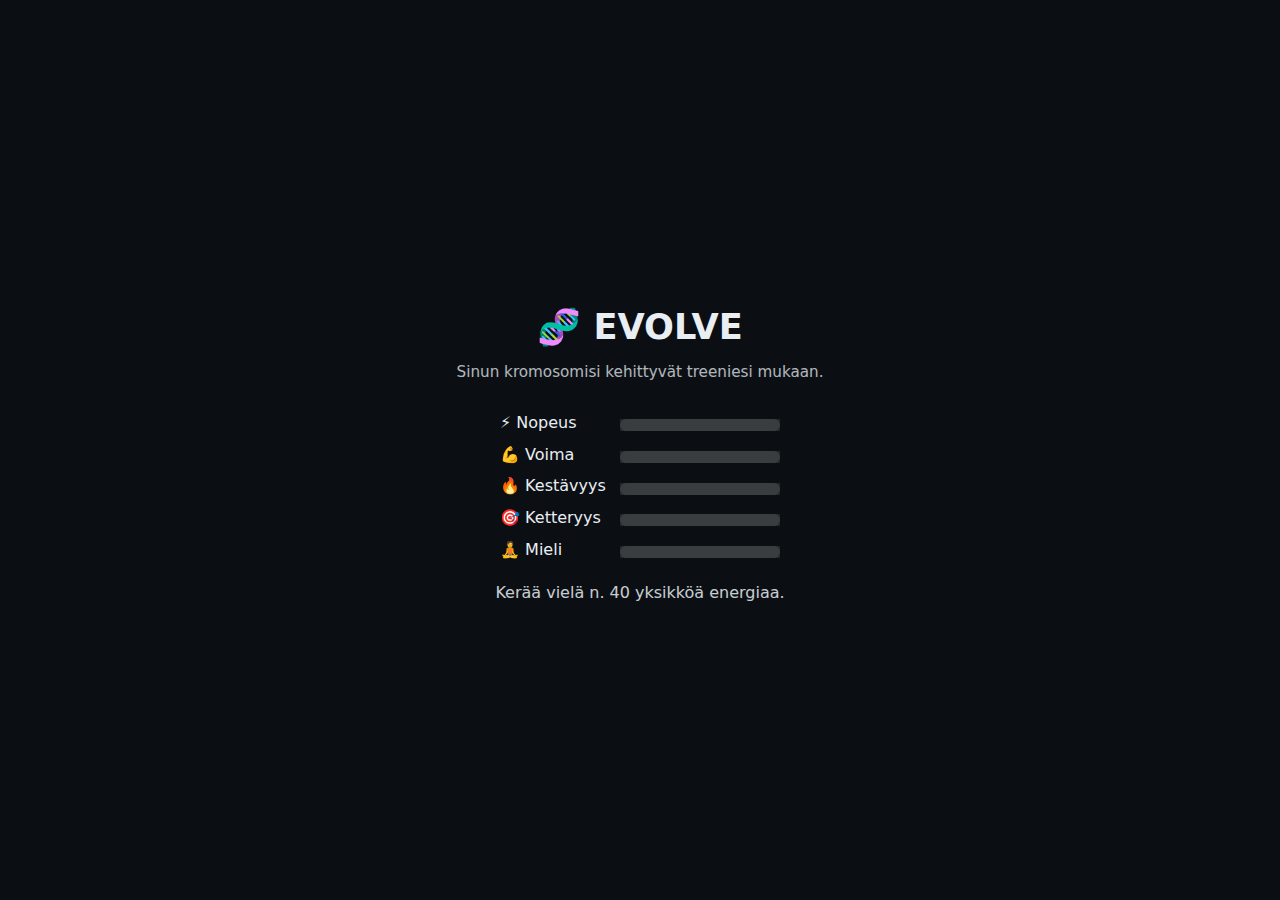
<file: index.html>
<script>
  if (!localStorage.getItem("evolveDNASeen")) {
    window.location.href = "intro.html";
  }
</script>
<!DOCTYPE html>
<html lang="fi">
<head>
  <meta charset="utf-8" />
  <meta name="viewport" content="width=device-width,initial-scale=1" />
  <title>Evolve v2.0 – Home</title>
  <link rel="stylesheet" href="style.css" />
</head>
<body>
  <main class="app">
    <header class="top">
      <h1 class="brand">Evolve v2.0</h1>
      <nav class="actions">
        <a class="pill" href="fight.html">⚔️</a>
        <a class="pill" href="tribe.html">🛡️</a>
        <button id="btn-export" class="pill">📤</button>
        <button id="btn-reset"  class="pill">↺</button>
      </nav>
    </header>

    <section class="center">
      <div class="avatar" id="avatar">🪱</div>
      <h2 id="animalName">Mato</h2>
      <p id="caption" class="muted">Aloita napauttamalla liikkeitä</p>
      <progress id="xpBar" max="100" value="0"></progress>
      <div id="chips" class="chips">
        <span id="chip-legs">🦵 0</span>
        <span id="chip-push">💪 0</span>
        <span id="chip-pull">🧗‍♂️ 0</span>
        <span id="chip-run">🏃 0 km / 0 min</span>
        <span id="chip-mind">🧘 0 min</span>
      </div>
    </section>

    <section class="controls">
      <button class="big" data-act="legs">🦵</button>
      <button class="big" data-act="push">💪</button>
      <button class="big" data-act="pull">🧗‍♂️</button>
      <button class="big" data-act="run">🏃‍♂️</button>
      <button class="big" data-act="mind">🧘</button>
    </section>

    <section class="stats">
      <div><b>Nopeus</b><span id="s-val">0</span></div>
      <div><b>Voima</b><span id="f-val">0</span></div>
      <div><b>Kestävyys</b><span id="e-val">0</span></div>
      <div><b>Ketteryys</b><span id="a-val">0</span></div>
      <div><b>Mieli</b><span id="m-val">0</span></div>
    </section>

    <footer class="foot">
      <small class="muted">© 2025 • Offline • localStorage • Mobile-optimized</small>
    </footer>
  </main>

  <div id="toast" class="toast" hidden><span id="toastText"></span></div>
  <script src="app.js"></script>
</body>
</html>
</file>
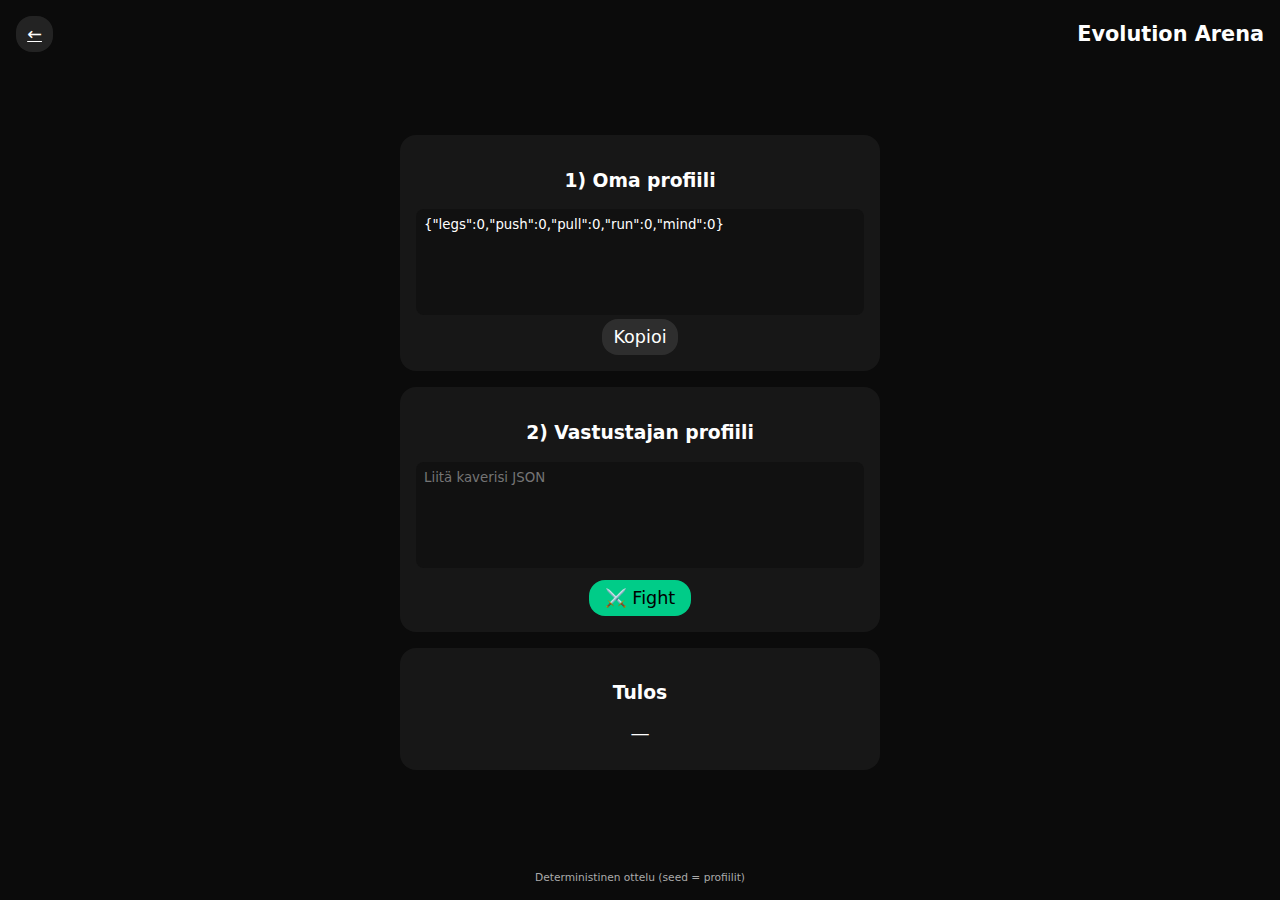
<file: fight.html>
<!DOCTYPE html>
<html lang="fi">
<head>
  <meta charset="utf-8" />
  <meta name="viewport" content="width=device-width,initial-scale=1" />
  <title>Evolve v2.0 – Arena</title>
  <link rel="stylesheet" href="style.css" />
</head>
<body>
  <main class="app">
    <header class="top">
      <a class="pill" href="index.html">←</a>
      <h1 class="brand">Evolution Arena</h1>
    </header>

    <section class="arena-wrap">
      <div class="arena-card">
        <h3>1) Oma profiili</h3>
        <textarea id="myProfile" readonly rows="6"></textarea>
        <button id="copyMe" class="pill">Kopioi</button>
      </div>

      <div class="arena-card">
        <h3>2) Vastustajan profiili</h3>
        <textarea id="oppProfile" rows="6" placeholder='Liitä kaverisi JSON'></textarea>
        <button id="fightBtn" class="primary">⚔️ Fight</button>
      </div>

      <div class="arena-card">
        <h3>Tulos</h3>
        <div id="resultBox" class="result-box">—</div>
        <small class="muted" id="resultMeta"></small>
      </div>
    </section>

    <footer class="foot">
      <small class="muted">Deterministinen ottelu (seed = profiilit)</small>
    </footer>
  </main>

  <script src="fight.js"></script>
</body>
</html>
</file>
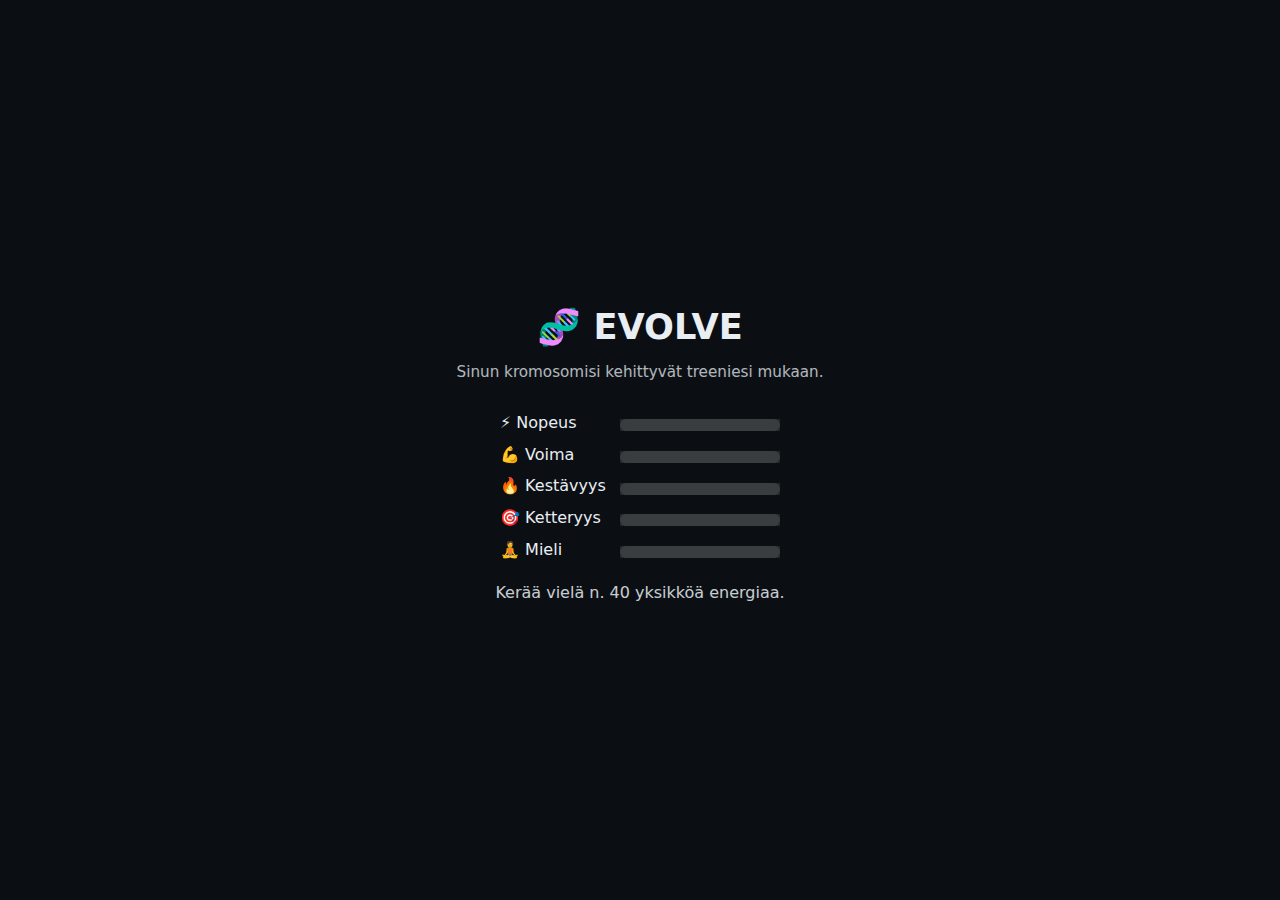
<file: intro.html>
<!DOCTYPE html>
<html lang="fi">
<head>
  <meta charset="utf-8">
  <meta name="viewport" content="width=device-width,initial-scale=1,user-scalable=no">
  <title>Evolve · DNA</title>
  <link rel="stylesheet" href="intro.css">
</head>
<body>
  <main class="intro">
    <h1>🧬 EVOLVE</h1>
    <p class="muted">Sinun kromosomisi kehittyvät treeniesi mukaan.</p>

    <section id="dna" class="dna">
      <div class="gene"><span>⚡ Nopeus</span><progress id="gene-s" max="100" value="0"></progress></div>
      <div class="gene"><span>💪 Voima</span><progress id="gene-f" max="100" value="0"></progress></div>
      <div class="gene"><span>🔥 Kestävyys</span><progress id="gene-e" max="100" value="0"></progress></div>
      <div class="gene"><span>🎯 Ketteryys</span><progress id="gene-a" max="100" value="0"></progress></div>
      <div class="gene"><span>🧘 Mieli</span><progress id="gene-m" max="100" value="0"></progress></div>
    </section>

    <p id="status" class="status">Kerää energiaa…</p>
    <button id="btn-continue" class="pill" hidden>➡️ Jatka evoluutioon</button>
  </main>

  <script src="intro.js"></script>
</body>
</html>
</file>
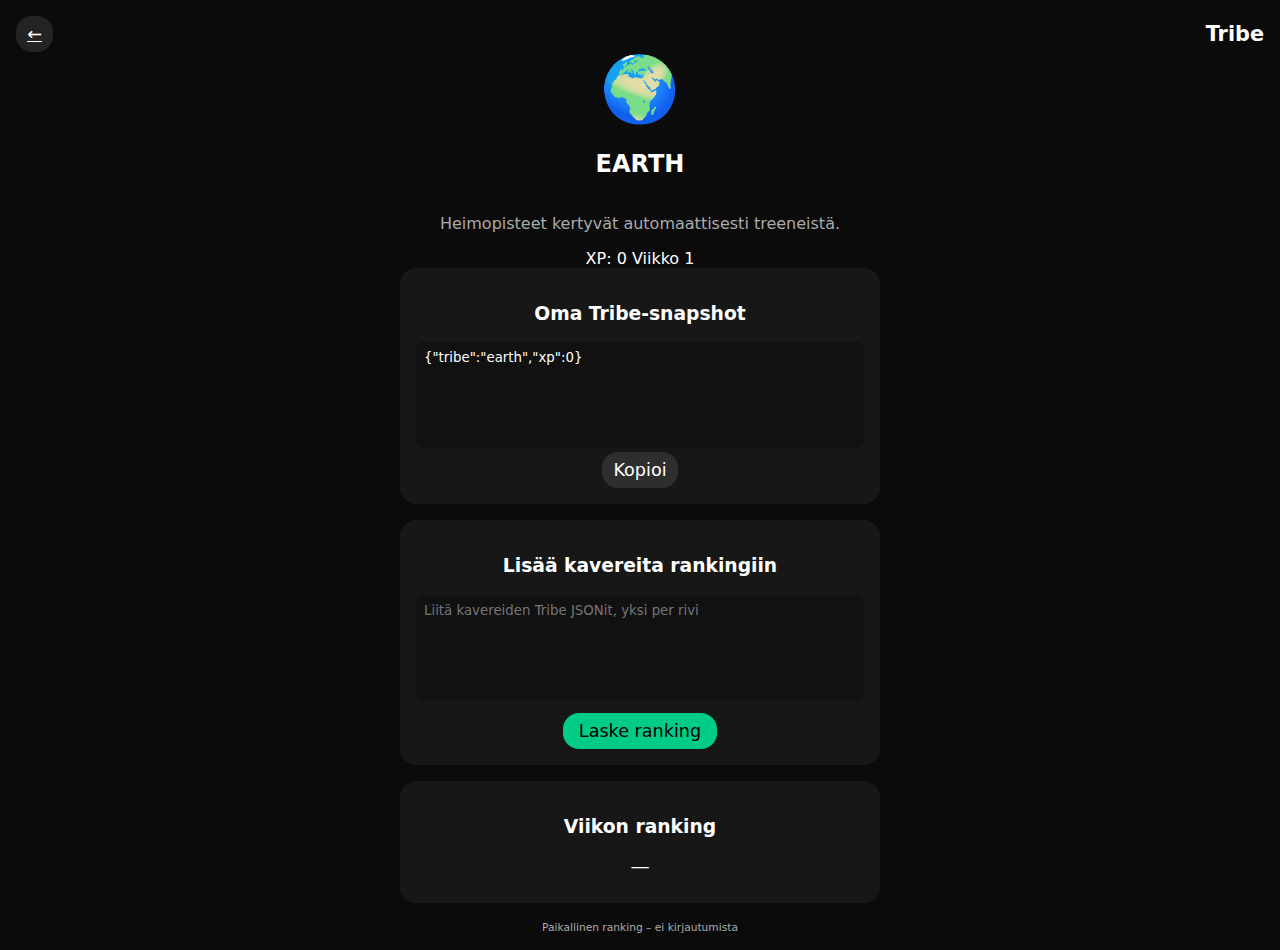
<file: tribe.html>
<!DOCTYPE html>
<html lang="fi">
<head>
  <meta charset="utf-8" />
  <meta name="viewport" content="width=device-width,initial-scale=1" />
  <title>Evolve v2.0 – Tribe</title>
  <link rel="stylesheet" href="style.css" />
</head>
<body>
  <main class="app">
    <header class="top">
      <a class="pill" href="index.html">←</a>
      <h1 class="brand">Tribe</h1>
    </header>

    <section class="center">
      <div class="avatar" id="tribeAvatar">🛡️</div>
      <h2 id="tribeName">—</h2>
      <p class="muted">Heimopisteet kertyvät automaattisesti treeneistä.</p>
      <div class="chips">
        <span id="tribeXP">XP: 0</span>
        <span id="tribeWeek">Viikko: —</span>
      </div>
    </section>

    <section class="arena-wrap">
      <div class="arena-card">
        <h3>Oma Tribe-snapshot</h3>
        <textarea id="myTribe" readonly rows="6"></textarea>
        <button id="copyTribe" class="pill">Kopioi</button>
      </div>

      <div class="arena-card">
        <h3>Lisää kavereita rankingiin</h3>
        <textarea id="peers" rows="6" placeholder='Liitä kavereiden Tribe JSONit, yksi per rivi'></textarea>
        <button id="rankBtn" class="primary">Laske ranking</button>
      </div>

      <div class="arena-card">
        <h3>Viikon ranking</h3>
        <div id="rankList" class="result-box">—</div>
      </div>
    </section>

    <footer class="foot">
      <small class="muted">Paikallinen ranking – ei kirjautumista</small>
    </footer>
  </main>

  <script src="tribe.js"></script>
</body>
</html>
</file>
<file: style.css>
* {
  box-sizing: border-box;
  font-family: "Inter", system-ui, sans-serif;
  color: #fff;
}

html, body {
  margin: 0;
  padding: 0;
  background: #0b0b0b;
  height: 100%;
  width: 100%;
}

.app {
  display: flex;
  flex-direction: column;
  min-height: 100vh;
  justify-content: space-between;
  align-items: center;
  padding: 1rem;
  text-align: center;
}

.brand {
  font-size: 1.3rem;
  margin: 0;
}

.top {
  width: 100%;
  display: flex;
  justify-content: space-between;
  align-items: center;
}

.actions {
  display: flex;
  gap: 0.5rem;
}

.pill {
  border: none;
  background: rgba(255,255,255,0.1);
  border-radius: 1rem;
  padding: 0.5rem 0.7rem;
  font-size: 1.1rem;
  cursor: pointer;
  transition: 0.2s;
}
.pill:hover { background: rgba(255,255,255,0.2); }

.center {
  flex: 1;
  display: flex;
  flex-direction: column;
  justify-content: center;
  align-items: center;
}

.avatar {
  font-size: 4rem;
  margin-bottom: 0.2rem;
}

.controls {
  display: flex;
  justify-content: center;
  gap: 0.5rem;
  flex-wrap: wrap;
}

.big {
  background: #222;
  border: 2px solid #333;
  border-radius: 1rem;
  padding: 0.8rem 1rem;
  font-size: 2rem;
  cursor: pointer;
  transition: 0.2s;
}
.big:active {
  transform: scale(0.95);
  background: #333;
}

.stats {
  display: flex;
  flex-wrap: wrap;
  justify-content: space-around;
  width: 100%;
  margin-top: 1rem;
}
.stats div {
  background: rgba(255,255,255,0.05);
  border-radius: 1rem;
  padding: 0.5rem 0.7rem;
  margin: 0.2rem;
  min-width: 90px;
}
.stats b {
  display: block;
  font-size: 0.8rem;
  color: #bbb;
}

.muted { color: #aaa; }

progress {
  width: 80%;
  height: 8px;
  border-radius: 1rem;
  appearance: none;
  background: rgba(255,255,255,0.1);
  margin-bottom: 0.5rem;
}
progress::-webkit-progress-bar { background: rgba(255,255,255,0.1); }
progress::-webkit-progress-value { background: linear-gradient(90deg, #00ffcc, #00cc66); border-radius: 1rem; }

.toast {
  position: fixed;
  bottom: 2rem;
  left: 50%;
  transform: translateX(-50%);
  background: rgba(0,0,0,0.8);
  padding: 0.7rem 1.2rem;
  border-radius: 1rem;
  font-size: 1rem;
}

.arena-wrap {
  display: flex;
  flex-direction: column;
  gap: 1rem;
  width: 100%;
  max-width: 480px;
}
.arena-card {
  background: rgba(255,255,255,0.05);
  border-radius: 1rem;
  padding: 1rem;
}
.arena-card textarea {
  width: 100%;
  border: none;
  border-radius: 0.5rem;
  padding: 0.5rem;
  background: #111;
  color: #fff;
  resize: none;
}
.primary {
  background: #00cc88;
  border: none;
  border-radius: 1rem;
  padding: 0.5rem 1rem;
  font-size: 1.1rem;
  color: #000;
  cursor: pointer;
  margin-top: 0.5rem;
}
.primary:hover { background: #00ffaa; }

.result-box {
  min-height: 2rem;
  font-size: 1.2rem;
  margin-top: 0.3rem;
}

.foot {
  font-size: 0.8rem;
  margin-top: 1rem;
}

@media (max-width: 600px) {
  .big { font-size: 1.8rem; }
  .avatar { font-size: 3.5rem; }
}
</file>
<file: intro.css>
body {
  margin: 0;
  height: 100vh;
  background: #0b0f14;
  color: #e8eef2;
  font-family: system-ui, -apple-system, Segoe UI, Roboto, sans-serif;
  overflow: hidden;
  display: flex;
  justify-content: center;
  align-items: center;
}

/* --- DNA KIERRE ANIMAATIO --- */
.helix-bg {
  position: absolute;
  top: 0; left: 0;
  width: 100%; height: 100%;
  overflow: hidden;
  z-index: 0;
}

.helix-bg::before, .helix-bg::after {
  content: "";
  position: absolute;
  top: -100px;
  left: 50%;
  width: 2000px;
  height: 2000px;
  background: repeating-radial-gradient(circle at center, rgba(80,255,200,0.1) 0, transparent 100px);
  transform: translateX(-50%) rotate(0deg);
  animation: spin 30s linear infinite;
}
.helix-bg::after {
  animation-duration: 60s;
  opacity: 0.4;
}

@keyframes spin {
  0% { transform: translateX(-50%) rotate(0deg); }
  100% { transform: translateX(-50%) rotate(360deg); }
}

/* --- VARSINAINEN NÄYTTÖ --- */
.intro {
  position: relative;
  text-align: center;
  width: 90%;
  max-width: 400px;
  z-index: 2;
}

h1 {
  font-size: 2.2rem;
  margin-bottom: 0.3rem;
}

.muted {
  opacity: 0.75;
  font-size: 0.95rem;
}

.dna {
  margin-top: 2rem;
  display: flex;
  flex-direction: column;
  gap: 0.8rem;
}

.gene span {
  display: inline-block;
  width: 120px;
  text-align: left;
}

progress {
  width: 160px;
  height: 12px;
  border-radius: 8px;
  appearance: none;
  background: rgba(255,255,255,0.1);
}

progress::-webkit-progress-bar {
  background: rgba(255,255,255,0.1);
}

progress::-webkit-progress-value {
  background: linear-gradient(90deg, #40d9ff, #4effa3);
  border-radius: 8px;
}

.status {
  margin-top: 1.5rem;
  font-weight: 500;
  opacity: 0.85;
}

.pill {
  margin-top: 1.5rem;
  background: #28f092;
  border: none;
  border-radius: 999px;
  padding: 0.6rem 1.2rem;
  font-size: 1rem;
  font-weight: 600;
  cursor: pointer;
  color: #000;
  transition: 0.2s;
}

.pill:hover {
  background: #5affb6;
}

.fadein {
  animation: fadein 1s ease-in forwards;
}
@keyframes fadein {
  from { opacity: 0; transform: translateY(10px); }
  to { opacity: 1; transform: translateY(0); }
}
</file>
